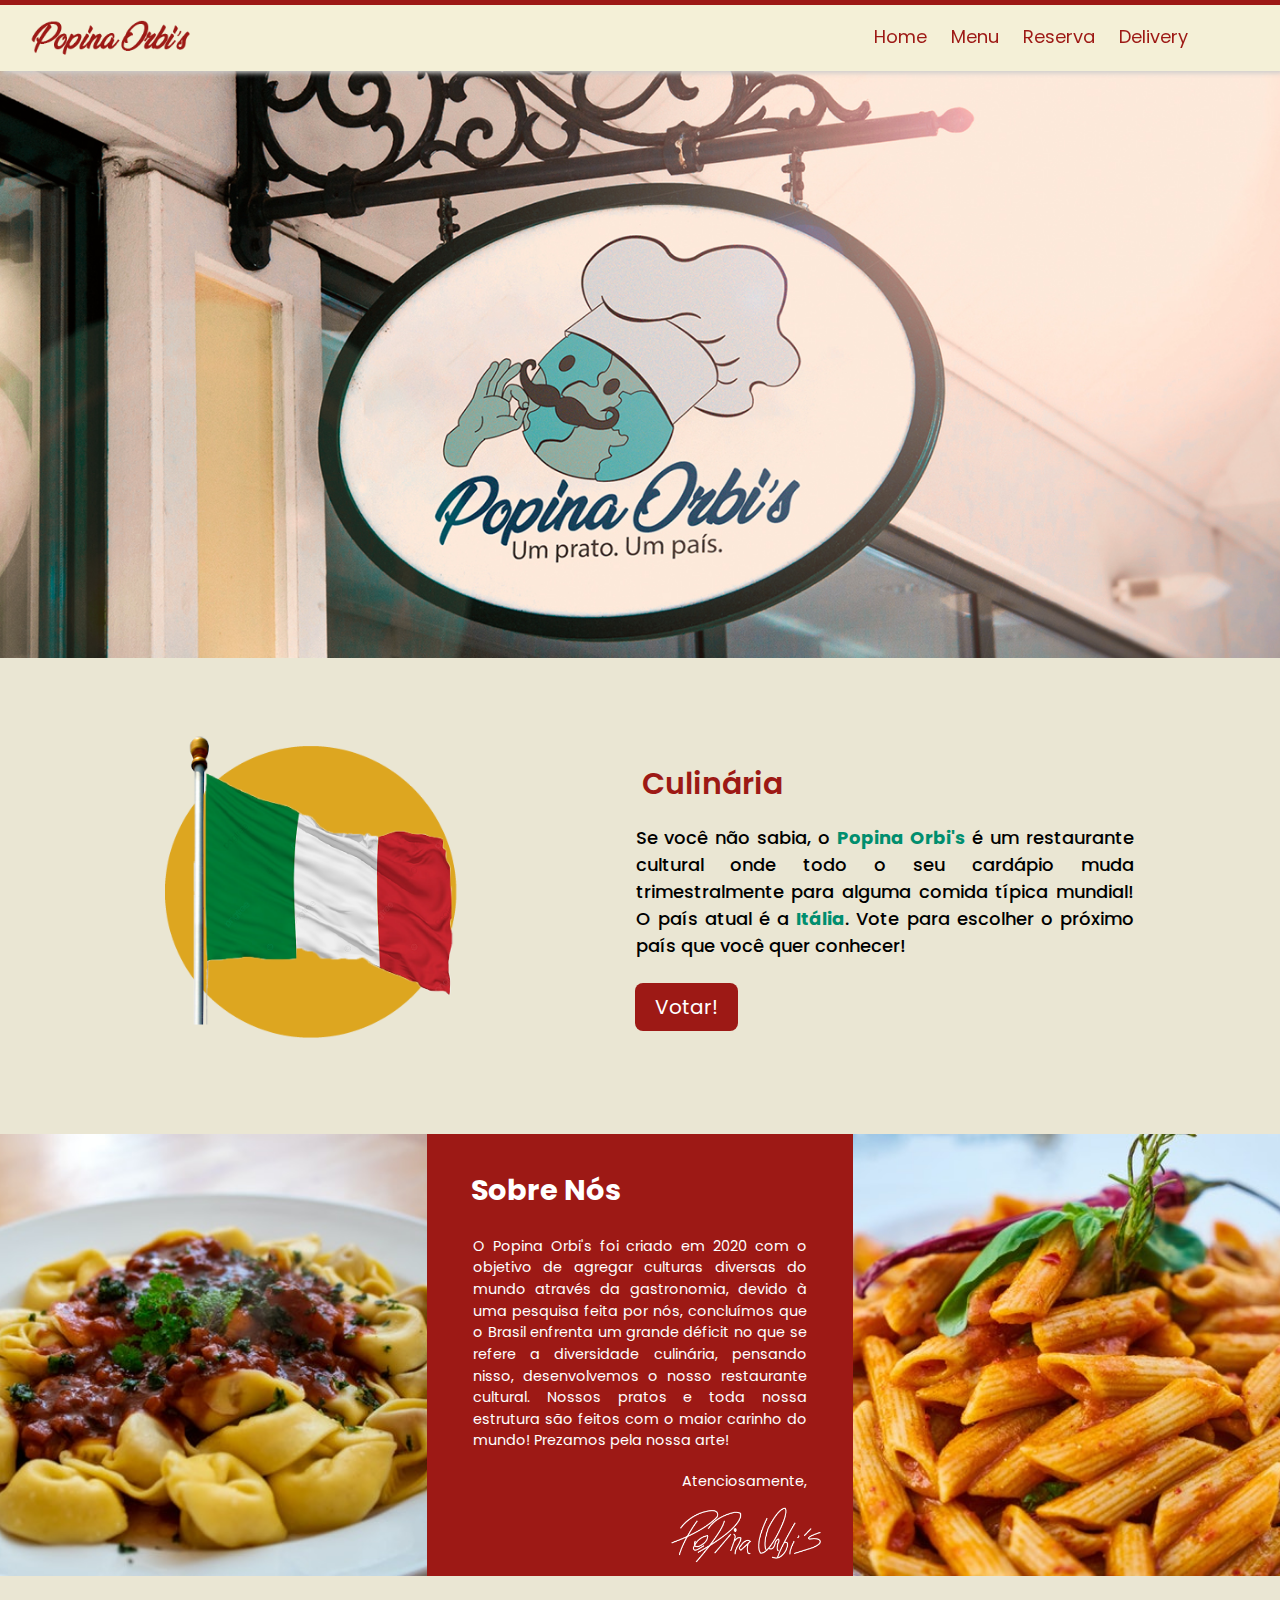
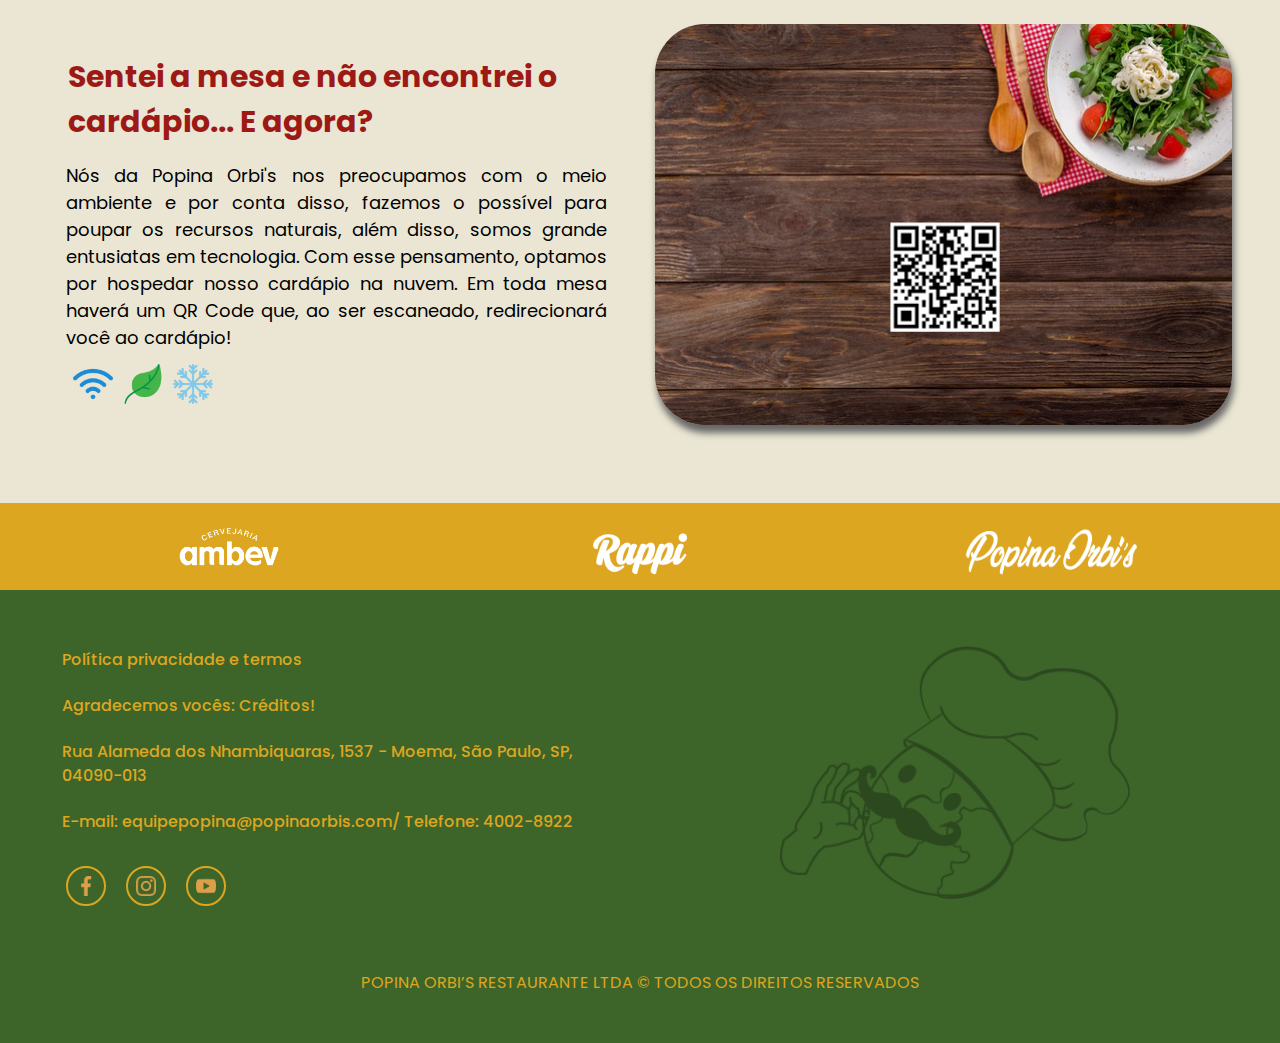
<file: index.html>
<!DOCTYPE html>

<html lang="pt-br">

<head>
    <meta charset="utf-8">
    <meta name="viewport" content="width=device-width, initial-scale=1.0">
    <title>Home - Popina Orbi's</title>
    <link rel="preconnect" href="https://fonts.gstatic.com">
    <link href="https://fonts.googleapis.com/css2?family=Poppins:wght@300&display=swap" rel="stylesheet">
    <link rel="shortcut icon" type="image/png" href="img/favicon.png">
    <link rel="stylesheet" href="css/Estilo.css">
    <link rel="stylesheet" href="css/responsivo.css">
    <script src="js/js.js"></script>
</head>


<body>
<div class="site">
   <input type="checkbox" id="botaoMenu">
   <label for="botaoMenu">&#9776;</label>
   
    <nav class="menu">
        <div class="logo">
          <a href="index.html"><img src="img/LogoTexto.png" alt=""></a>
        </div>
        
        <ul class="itens_menu">
            <li><a href="index.html">Home</a></li>
            <li><a href="Cardapio.html">Menu</a></li>
            <li><a href="Reserva.html">Reserva</a></li>
            <li><a href="Delivery.html">Delivery</a></li>
        </ul>
    </nav>

    <header id=slider class="grid">
        <div id="slider-imagem"></div>
       <!--  <div class="anterior" onclick="anterior()"><</div>
                <div class="proximo" onclick="proximo()">></div> -->
    </header>
    <!-- <ul id="botoes">
        <li></li>
        <li></li>
        <li></li>
    </ul> -->
    <section class="culinaria">
        <img src="img/culinaria.png" alt="">
        <div class="caixa-a">
            <h1 class="titulo">Culinária</h1>
            <p> Se você não sabia, o <span>Popina Orbi's</span> é um restaurante cultural onde todo o seu cardápio muda trimestralmente para alguma comida típica mundial! O país atual é a <span>Itália</span>. Vote para escolher o próximo país que você quer conhecer!</p>

            <a href="https://www.youtube.com/watch?v=dQw4w9WgXcQ" target="_blank">Votar!</a>
        </div>
    </section>

    <section class="about" id="sobrenos">
        <div class="prato-esquerdo"></div>

        <div class="info-about">
            <h1 class="titulo">Sobre Nós</h1>
            <p>O Popina Orbi's foi criado em 2020 com o objetivo de agregar culturas diversas do mundo através da gastronomia, devido à uma pesquisa feita por nós, concluímos que o Brasil enfrenta um grande déficit no que se refere a diversidade culinária, pensando nisso, desenvolvemos o nosso restaurante cultural. Nossos pratos e toda nossa estrutura são feitos com o maior carinho do mundo! Prezamos pela nossa arte! </p>

            <div class="assinatura">
                <p>Atenciosamente,</p>
                <img src="img/Assinatura.png" alt="">
            </div>

        </div>

        <div class="prato-direito"></div>
    </section>

    <section class="qrcode">
        <div class="info-qrcode">
            <h1 class="titulo">Sentei a mesa e não encontrei o cardápio... E agora?</h1>
            <p>Nós da Popina Orbi's nos preocupamos com o meio ambiente e por conta disso, fazemos o possível para poupar os recursos naturais, além disso, somos grande entusiatas em tecnologia. Com esse pensamento, optamos por hospedar nosso cardápio na nuvem. Em toda mesa haverá um QR Code que, ao ser escaneado, redirecionará você ao cardápio!</p>
            <div class="icones-qrcode">
                <ul>
                    <li><img src="img/wifi.png" alt=""></li>
                    <li><img src="img/folha.png" alt=""></li>
                    <li><img src="img/neve.png" alt=""></li>
                </ul>
            </div>
        </div>
        <div class="qrcode-imagem"></div>
    </section>

    <section class="parceiros">
        <img src="img/ambev.png" alt="">
        <img src="img/rappi.png" alt="">
        <img class="logo-parceiros" src="img/Logo-Nome.png" alt="">

    </section>


    <section class="rodape">
        <div class="rodape-a">
            <div class="links">
                <ul>
                    <li>
                        <p><a href="">Política privacidade e termos</a></p>
                    </li>
                    <li>
                        <p>Agradecemos vocês:<a href="Creditos.html"> Créditos!</a></p>
                    </li>
                    <li>
                        <p>Rua Alameda dos Nhambiquaras, 1537 - Moema, São Paulo, SP, 04090-013</p>
                    </li>

                    <li><p>E-mail: equipepopina@popinaorbis.com/ Telefone: 4002-8922</p></li>
                </ul>
                <ul class="redes-sociais">
                    <a href="https://web.facebook.com" target="_blank"><li><img src="img/facebook.png" alt=""></li></a>
                    <a href="https://www.instagram.com" target="_blank"> <li><img src="img/instagram.png" alt=""></li></a>
                    <a href="https://www.youtube.com/user/luccasneto" target="_blank"><li><img src="img/youtube.png" alt=""></li></a>
                </ul>

            </div>

           <div class="rodape-logo">
               <img src="img/Logi-rodape.png" alt="">
           </div>

        </div>

        <div class="marca">
            <p>POPINA ORBI’S RESTAURANTE LTDA &copy; TODOS OS DIREITOS RESERVADOS</p>
        </div>

    </section>

</div>

    <script src="js/js.js"></script>
</body>

</html>
</file>
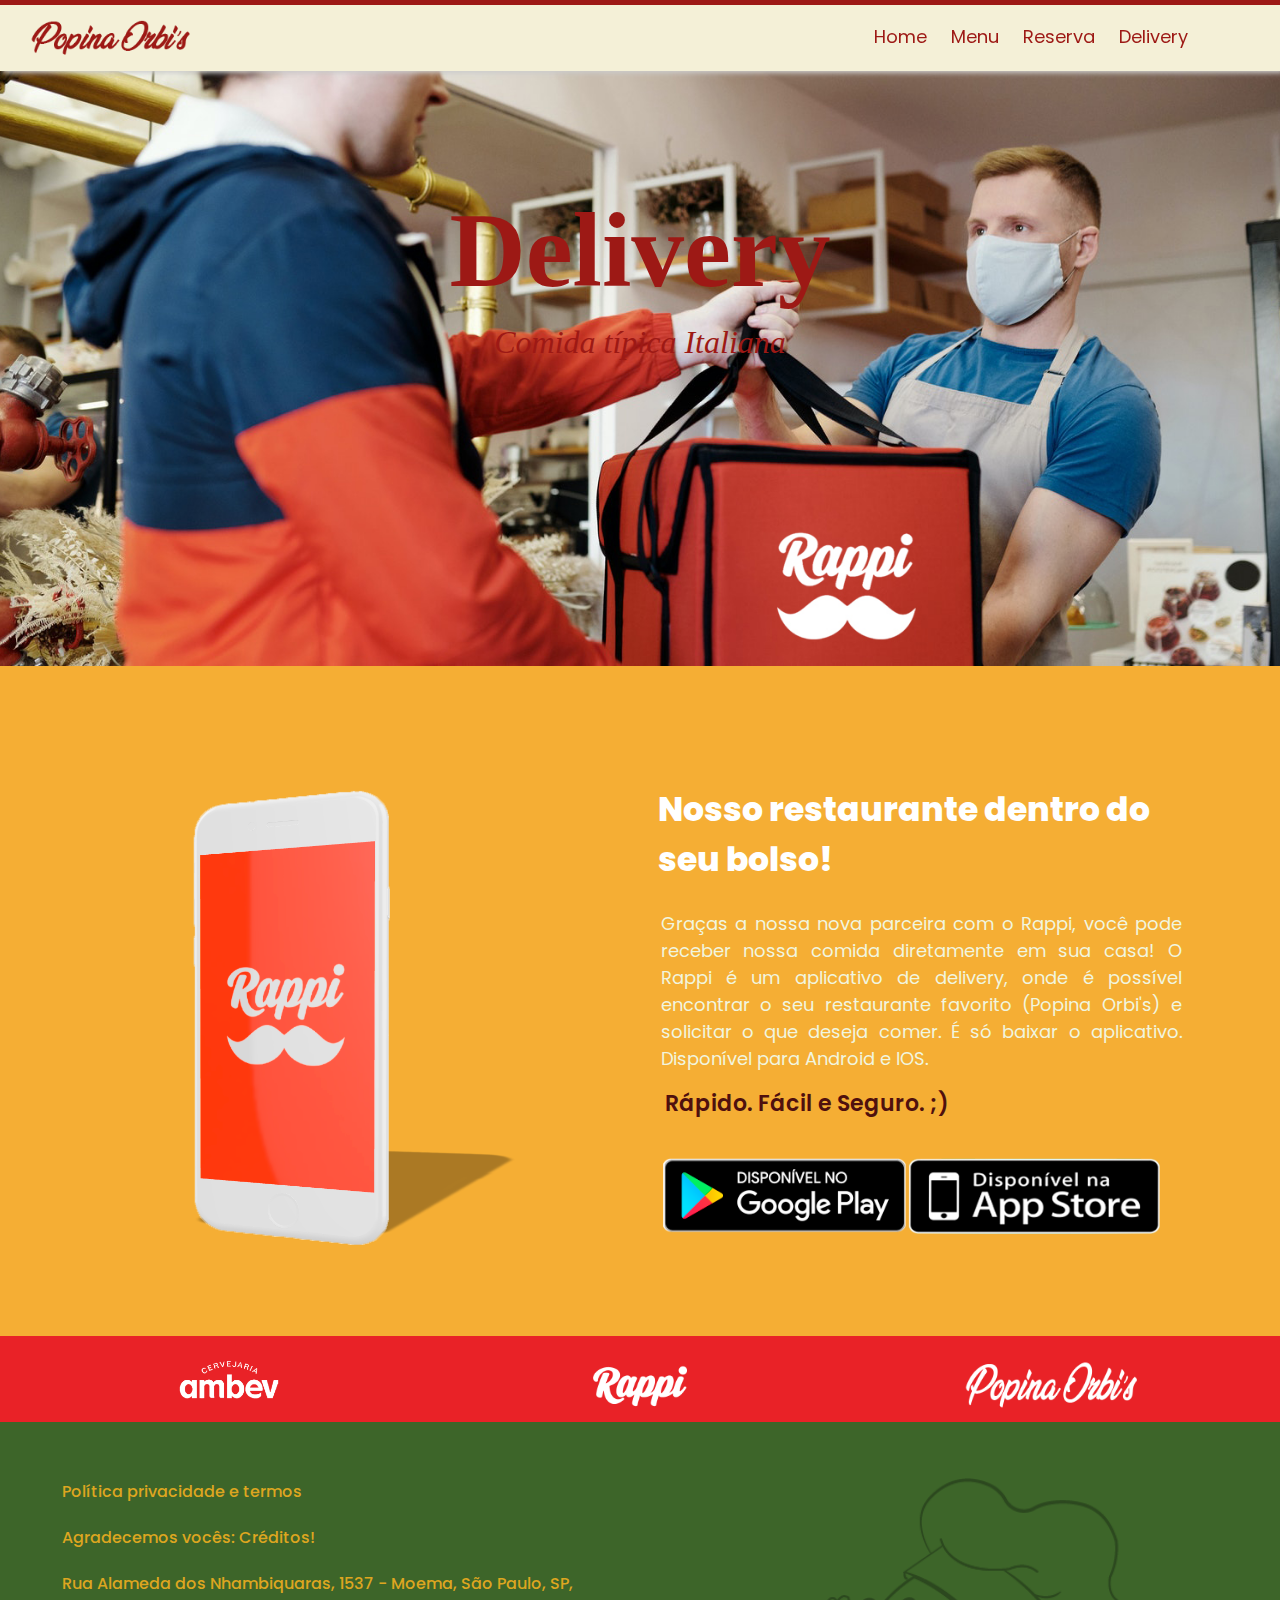
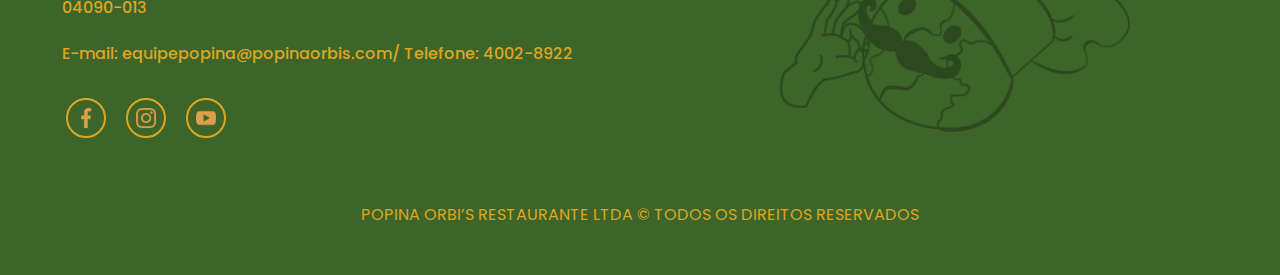
<file: Delivery.html>
<!DOCTYPE html>
<html lang="pt-br">

<head>
    <meta charset="utf-8">
    <meta name="viewport" content="width=device-width, initial-scale=1.0">
    <title>Delivery</title>
    <link rel="preconnect" href="https://fonts.gstatic.com">
    <link href="https://fonts.googleapis.com/css2?family=Poppins:wght@300&display=swap" rel="stylesheet">
    <link rel="shortcut icon" type="image/png" href="img/favicon.png">
    <link rel="stylesheet" href="css/Estilo.css">
    <link rel="stylesheet" href="css/Estilo-Delivery.css">
    <link rel="stylesheet" href="css/responsivo.css">
    <script src="js/js.js"></script>
</head>

<body>
<div class="site">
    <input type="checkbox" id="botaoMenu">
    <label for="botaoMenu">&#9776;</label>

    <nav class="menu">
        <div class="logo">
            <a href="index.html"><img src="img/LogoTexto.png" alt=""></a>
        </div>
        <ul class="itens_menu">
            <li><a href="index.html">Home</a></li>
            <li><a href="Cardapio.html">Menu</a></li>
            <li><a href="Reserva.html">Reserva</a></li>
            <li><a href="Delivery.html">Delivery</a></li>
        </ul>
    </nav>

    <header class="view">
        <div class="view-imagem">
            <div class="texto-view">
                <h1 class="garrafais">Delivery</h1>
                <h2 class="garrafais-2">Comida típica Italiana</h2>
            </div>

        </div>
    </header>

    <section class="delivery">


        <div class="imagem">
            <img src="img/rappi_phone.png" alt="">
        </div>

        <div class="descricao">
            <h1>Nosso restaurante dentro do seu bolso!</h1>
            <p>Graças a nossa nova parceira com o Rappi, você pode receber nossa comida diretamente em sua casa! O Rappi é um aplicativo de delivery, onde é possível encontrar o seu restaurante favorito (Popina Orbi's) e solicitar o que deseja comer. É só baixar o aplicativo. Disponível para Android e IOS.</p>
            <span>
                <p>Rápido. Fácil e Seguro. ;)</p>
            </span>

            <ul>
                <a href="https://play.google.com/store/apps/details?id=com.grability.rappi" alt="">
                    <li><img src="img/selo_googleplay.png" alt=""></li>
                </a>
                <a href="https://apps.apple.com/co/app/rappi/id984044296">
                    <li><img src="img/selos_apple.png" alt=""></li>
                </a>


            </ul>

        </div>
    </section>

    <section class="parceiros">
        <img src="img/ambev.png" alt="">
        <img src="img/rappi.png" alt="">
        <img class="logo-parceiros" src="img/Logo-Nome.png" alt="">

    </section>

    <section class="rodape">
        <div class="rodape-a">
            <div class="links">
                <ul>
                    <li>
                        <p><a href="">Política privacidade e termos</a></p>
                    </li>
                    <li>
                        <p>Agradecemos vocês:<a href="Creditos.html"> Créditos!</a></p>
                    </li>
                    <li>
                        <p>Rua Alameda dos Nhambiquaras, 1537 - Moema, São Paulo, SP, 04090-013</p>
                    </li>

                    <li>
                        <p>E-mail: equipepopina@popinaorbis.com/ Telefone: 4002-8922</p>
                    </li>
                </ul>
                <ul class="redes-sociais">
                    <a href="https://web.facebook.com" target="_blank">
                        <li><img src="img/facebook.png" alt=""></li>
                    </a>
                    <a href="https://www.instagram.com" target="_blank">
                        <li><img src="img/instagram.png" alt=""></li>
                    </a>
                    <a href="https://www.youtube.com/user/luccasneto" target="_blank">
                        <li><img src="img/youtube.png" alt=""></li>
                    </a>
                </ul>

            </div>

            <div class="rodape-logo">
                <img src="img/Logi-rodape.png" alt="">
            </div>

        </div>

        <div class="marca">
            <p>POPINA ORBI’S RESTAURANTE LTDA &copy; TODOS OS DIREITOS RESERVADOS</p>
        </div>

    </section>

</div>
    <script src=""></script>
</body>

</html>
</file>
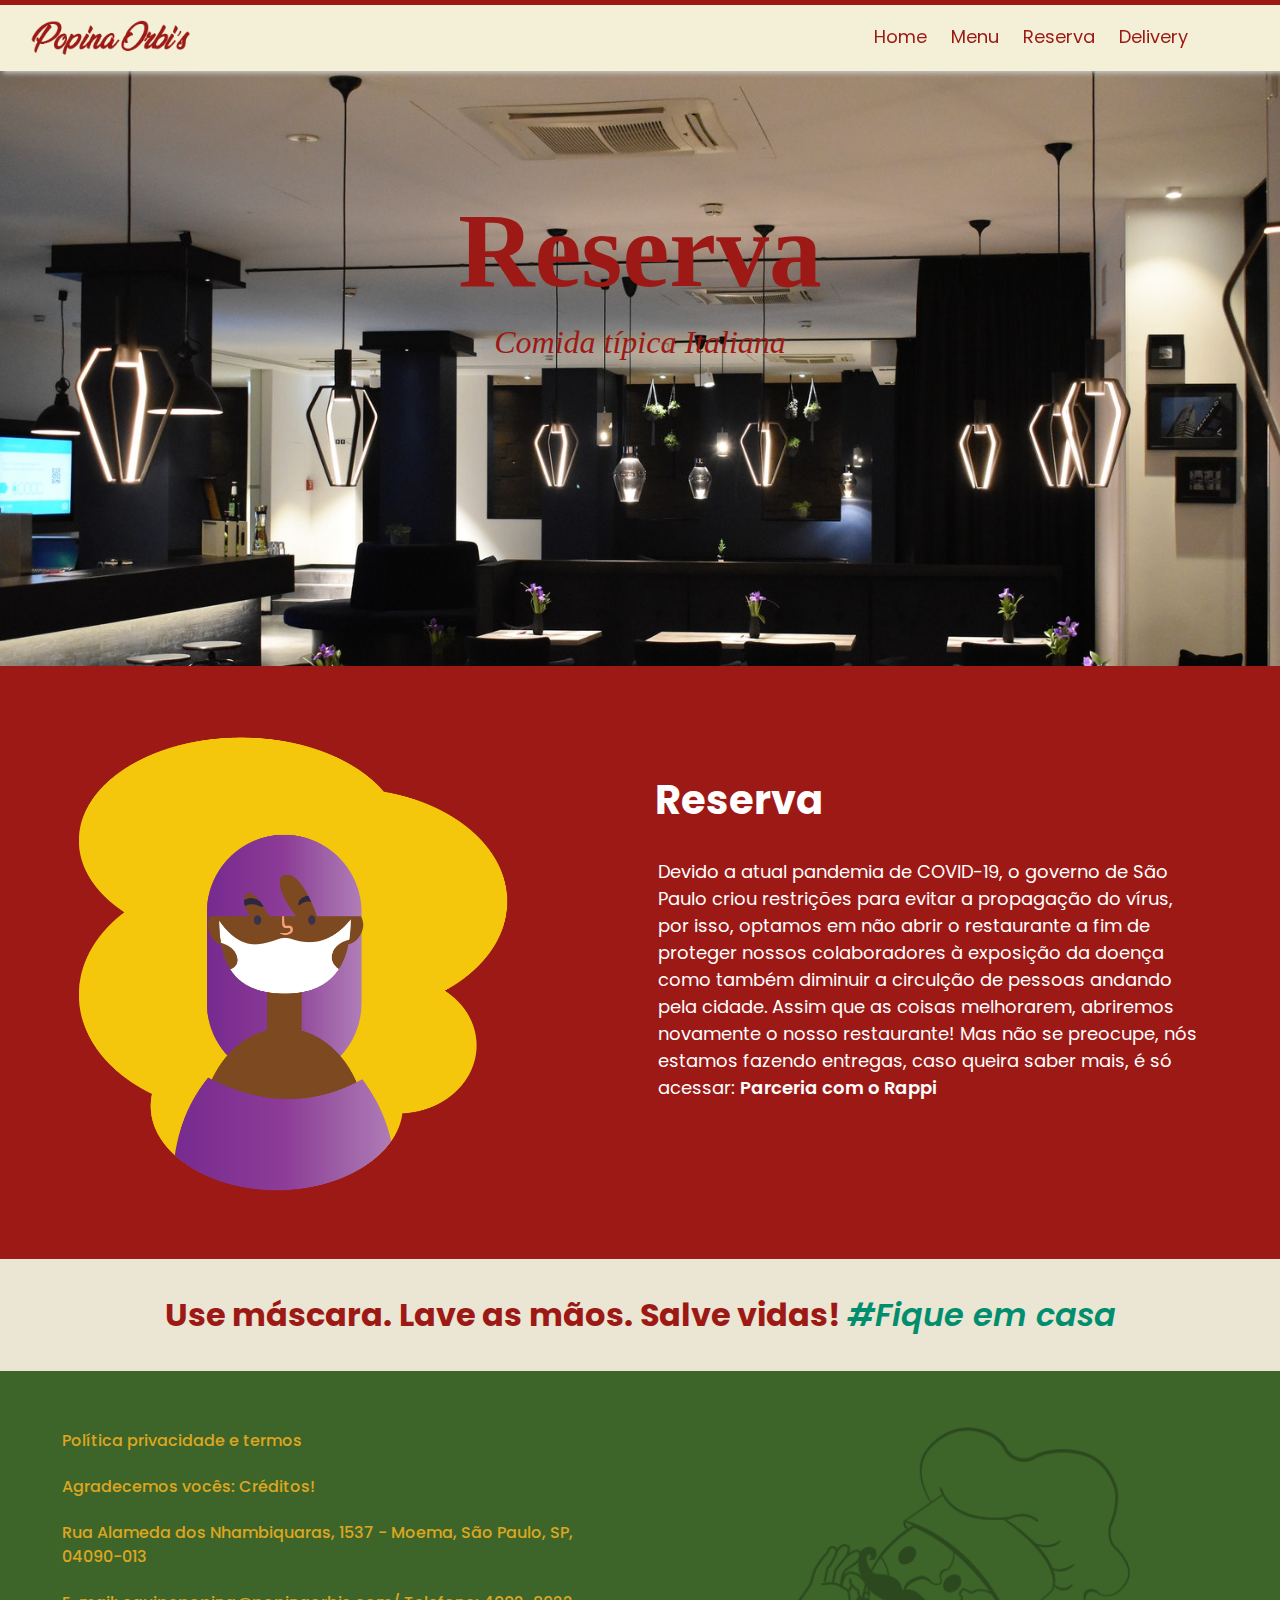
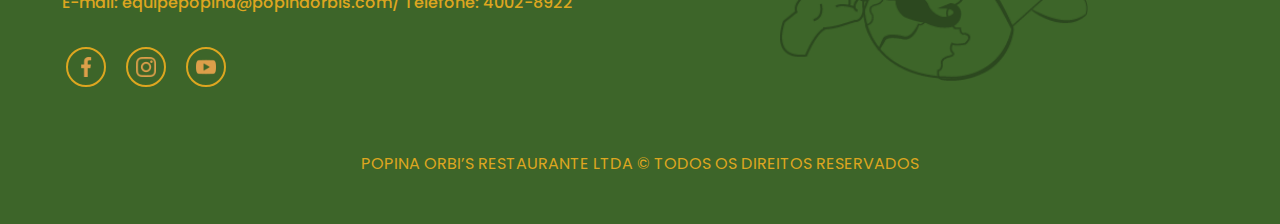
<file: Reserva.html>
<!DOCTYPE html>
<html lang="pt-br">

<head>
    <meta charset="utf-8">
    <meta name="viewport" content="width=device-width, initial-scale=1.0">
    <title>Reserva</title>
    <link rel="preconnect" href="https://fonts.gstatic.com">
    <link href="https://fonts.googleapis.com/css2?family=Poppins:wght@300&display=swap" rel="stylesheet">
    <link rel="shortcut icon" type="image/png" href="img/favicon.png">
    <link rel="stylesheet" href="css/Estilo.css">
    <link rel="stylesheet" href="css/Estilos-Reserva.css">
    <link rel="stylesheet" href="css/responsivo.css">
    <script src="js/js.js"></script>
</head>

<body>
<div class="site">
    <input type="checkbox" id="botaoMenu">
    <label for="botaoMenu">&#9776;</label>

    <nav class="menu">
        <div class="logo">
            <a href="index.html"><img src="img/LogoTexto.png" alt=""></a>
        </div>
        <ul class="itens_menu">
            <li><a href="index.html">Home</a></li>
            <li><a href="Cardapio.html">Menu</a></li>
            <li><a href="Reserva.html">Reserva</a></li>
            <li><a href="Delivery.html">Delivery</a></li>
        </ul>
    </nav>


    <header class="view">
        <div class="view-imagem">
            <div class="texto-view">
                <h1 class="garrafais">Reserva</h1>
                <h2 class="garrafais-2">Comida típica Italiana</h2>
            </div>
        </div>
    </header>

    <section class="reserva">
        <div class="imagem">
            <img src="img/corona.png" alt="">
        </div>
        <div class="info-reserva">
            <h1>Reserva</h1>
            <p>Devido a atual pandemia de COVID-19, o governo de São Paulo criou restrições para evitar a propagação do vírus, por isso, optamos em não abrir o restaurante a fim de proteger nossos colaboradores à exposição da doença como também diminuir a circulção de pessoas andando pela cidade. Assim que as coisas melhorarem, abriremos novamente o nosso restaurante! Mas não se preocupe, nós estamos fazendo entregas, caso queira saber mais, é só acessar: <a href="Delivery.html">Parceria com o Rappi</a></p>
        </div>
    </section>


    <section class="corona_div">
        <h1>Use máscara. Lave as mãos. Salve vidas! <span>
                #Fique em casa</span></h1>
    </section>

    <section class="rodape">
        <div class="rodape-a">
            <div class="links">
                <ul>
                    <li>
                        <p><a href="">Política privacidade e termos</a></p>
                    </li>
                    <li>
                        <p>Agradecemos vocês:<a href="Creditos.html"> Créditos!</a></p>
                    </li>
                    <li>
                        <p>Rua Alameda dos Nhambiquaras, 1537 - Moema, São Paulo, SP, 04090-013</p>
                    </li>

                    <li>
                        <p>E-mail: equipepopina@popinaorbis.com/ Telefone: 4002-8922</p>
                    </li>
                </ul>
                <ul class="redes-sociais">
                    <a href="https://web.facebook.com" target="_blank">
                        <li><img src="img/facebook.png" alt=""></li>
                    </a>
                    <a href="https://www.instagram.com" target="_blank">
                        <li><img src="img/instagram.png" alt=""></li>
                    </a>
                    <a href="https://www.youtube.com/user/luccasneto" target="_blank">
                        <li><img src="img/youtube.png" alt=""></li>
                    </a>
                </ul>

            </div>

            <div class="rodape-logo">
                <img src="img/Logi-rodape.png" alt="">
            </div>

        </div>

        <div class="marca">
            <p>POPINA ORBI’S RESTAURANTE LTDA &copy; TODOS OS DIREITOS RESERVADOS</p>
        </div>

    </section>

</div>
    <script src=""></script>
</body>

</html>
</file>
<file: css/Estilo.css>
body {
    margin: 0px;
    padding: 0px;
    line-height: 1.5;
    text-align: center;
    font-family: 'Poppins', sans-serif;
    overflow-x: hidden;
    background-color: #eae6d3;
}

img {
    display: block;
    width: 100%;
    height: auto;
}

h1,
h2,
h3 {
    margin: 0;
    padding: 1em 0;
}

p {
    margin: 0;
    padding: 1em;
}

.site {
        overflow-x: hidden;
        /* Unnecessary IMHO, uncomment next line to force hidden behavior */
        /* overflow-x: hidden !important; */
        /* Additional tunning proposed by the community */
        position: relative;
        width: 100%;
}

label[for="botaoMenu"] {
    padding: 0px;
    color: #9d1915;
    font-size: 40px;
    cursor: pointer;
    position: fixed;
    right: 50px;
    top: 7px;
    display: none;
    z-index: 4;

}

#botaoMenu {
    display: none;
}

/*menu*/
.menu {
    background-color: #f4f0d7;
    width: 100%;
    top: 0px;
    position: ;
    border-top: 5px solid #9d1915;
    box-shadow: 3px 2px 5px #ccc;
    height: 66px;
    z-index: 2;
    position: fixed;
}

.menu ul {
    list-style: none;
    display: flex;
    float: right;
    margin-right: 80px;
    margin-top: 18px;
}

.menu ul li {
    padding: 0px 12px 0px 12px;
    font-size: 18px;
}

.menu ul li a {
    color: #9d1915;
    text-decoration: none;
}

.menu ul li:hover a {
    font-weight: 800;
}


.logo {
    position: absolute;
    margin-left: 30px;
    margin-top: 15px;
    width: 160px;
}


.logo svg {
    width: 130px;
}


/*View*/
.garrafais {
    color: #9d1915;
    font-size: 6.6rem;
    text-align: center;
    font-family: Times New Roman;
}

.garrafais-2 {
    color: #9d1915;
    font-size: 2rem;
    font-style: italic;
    font-weight: 400;
    margin-top: -150px;
    font-family: Times New Roman;
}



/*slider*/

#slider {
    min-height: 680px;
}


#slider-imagem {
    color: #fff;
    text-align: center;
    margin-top: 38px;
    transform: 2s;
    overflow: hidden;
    min-height: 620px;
    background-size: cover;
    background-position: center;
    background-repeat: no-repeat;
    transition: 2s;
}

#slider #slider-imagem h1 {
    color: #000;
    margin-top: -80px;
    z-index: 999;
    text-align: center;
}

.anterior,
.proximo {
    position: relative;
    margin-top: -340px;
    color: #000;
    font-size: 80px;
    cursor: pointer;
}

.anterior {
    float: left;
    margin-left: 10px;
}

.proximo {
    float: right;
    margin-right: 10px;
}

#botoes {
    list-style: none;
    width: 150px;
    display: flex;
}


#botoes li {
    background: #000;
    width: 20px;
    height: 20px;
    border-radius: 100%;
    cursor: pointer;
    margin: 10px;
}

.selected {
    background: #fff;
}


/*culinária*/

.culinaria {
    display: grid;
    grid-gap: 35px;
    grid-template-columns: repeat(2, 1fr);
    padding: 3rem 8rem 3rem 3rem;
    margin-bottom: 3rem;
    margin-top: -30px;
    background-color: transparent;
    justify-items: center;
}

.culinaria img {
    width: 300px;

}

.culinaria h1 {
    font-size: 30px;
    color: #9d1915;
    text-align: left;
    margin-left: 1.5rem;
    padding: 0px;
    font-weight: 600;
}

.caixa-a {
    margin-top: 25px;
    text-align: justify;
}

.caixa-a p {
    color: #000;
    font-size: 18px;
    font-weight: 500;
    margin-bottom: 15px;
}

.caixa-a p span {
    color: #008e6e;
    font-weight: 700;
}

.caixa-a a {
    background-color: #9d1915;
    font-size: 20px;
    color: #fff;
    padding: 10px 20px 10px 20px;
    text-decoration: none;
    border-radius: 8px;
    margin-left: 1.1rem;
}

.caixa-a a:hover {
    background-color: #913434;
    transition: 0.5s;
}



/*About*/
.about {
    display: grid;
    grid-gap: 0px;
    grid-template-columns: repeat(3, 1fr);
}

.about .titulo {
    margin: -25px 0 -20px 12px;
}

.about img {
    width: 100%;
}

.prato-direito,
.prato-esquerdo {
    background-position: center;
    background-size: cover;
    background-repeat: no-repeat;
}

.prato-direito {
    background-image: url(../img/prato-direito.jpg);
}

.prato-esquerdo {
    background-image: url(../img/prato-esquerdo.jpg);


}

.info-about {
    background: #9d1915;
    color: #fff;
    text-align: justify;
    padding: 2rem 2rem 0 2rem;
    font-size: 0.9rem;
}


.info-about .assinatura {
    text-align: right;
    margin-top: -10px;

}

.info-about .assinatura img {
    width: 150px;
    float: right;
}


/*qrcode*/

.qrcode {
    display: grid;
    grid-gap: 30px;
    grid-template-columns: repeat(2, 1fr);
    padding: 3rem;
}

.qrcode-imagem {
    background-image: url(../img/qrcode.jpg);
    background-position: center;
    background-size: cover;
    background-repeat: no-repeat;
    border-radius: 50px;
    box-shadow: 2px 8px 7px #666;
}

.qrcode h1 {
    text-align: left;
    font-size: 30px;
    margin-left: 20px;
    margin-bottom: -30px;
    color: #9d1915;
}

.qrcode p {
    text-align: justify;
    font-size: 18px;
    color: #000;
    
}

.icones-qrcode ul {
    display: flex;
    list-style: none;
    width: 150px;
    margin-top: -10px;
    margin-left: -20px;
}


.icones-qrcode ul li {
    margin: 5px;
}


/*Parceiros*/

.parceiros {
    background-color: #dda620;
    background-position: center;
    background-repeat: no-repeat;
    background-size: cover;
    display: grid;
    grid-template-columns: repeat(3, 1fr);
    padding: 1.5rem;
    justify-items: center;
    margin-bottom: -16px;
    margin-top: 30px;
}

.parceiros img {
    width: 100px;

}

.parceiros .logo-parceiros {
    width: 180px;
    height: 50px;
}

.parceiros h1 {
    color: #fff;

}

.rodape {
    background-color: #3d6529;
}

.rodape-a {
    display: grid;
    grid-gap: 10px;
    grid-template-columns: repeat(2, 1fr);
    padding: 1rem;
    margin-bottom: -25px;
}

.rodape-logo {
    margin: 0 auto;
}

.rodape-logo img {
    width: 350px;
    margin-top: 40px;
}

.rodape-a ul {
    list-style: none;
    color: #fff;
    text-align: left;
    font-weight: 500;
}

.rodape-a .links {
    margin-top: 20px;
}

.rodape p {
    font-size: 16px;
    color: #dda620;
}

.rodape-a ul li {
    margin: -10px;
}

.rodape-a ul li a {
    text-decoration: none;
    color: #dda620;
}

.rodape-a ul li a:hover {
    text-decoration: underline;
}


.rodape .redes-sociais {
    margin-left: 0px;
    list-style: none;
    display: flex;

}

.rodape .redes-sociais li {
    border: 2px solid #dda620;
    border-radius: 50%;
    padding: 8px;
    margin: 10px;
    width: 20px;
}

.rodape .redes-sociais li:hover {
    background-color: #2c481f;
}

.rodape .marca {
    padding: 2rem;
}


@media(max-width:800px) {

    label[for="botaoMenu"] {
        display: block;
    }

    #botaoMenu:checked ~ .menu ul {
        left: 0;
        margin-left: 0px;
        text-align: center;
        padding: 0px;
    }

    .menu ul {
        display: block;
        text-align: center;
        width: 100%;
        background-color: #f4f0d7;
        position: absolute;
        top: 40px;
        text-align: center;
        border-top: 1px solid #DC9E4B;
        transition: all .2s;
        left: -120%;
    }

    .menu {
        position: fixed;
    }

    .parceiros img {
        width: 80px;

    }

    .parceiros .logo-parceiros {
        width: 120px;
        height: 35px;
    }

}

@media(max-width:700px) {
    body {
        overflow-x: hidden;
    }



}
</file>
<file: css/responsivo.css>
@media(max-width:1200px) {

    /*Home*/

    .about {
        grid-template-columns: repeat(2, 1fr);
    }

    .prato-direito {
        display: none;
    }

    .culinaria {
        padding: 3rem;
    }

}


@media(max-width: 1000px) {

    /*Home*/

    .menu ul {
        margin-right: 20px;
    }

    .menu ul li {
        font-size: 22px;
    }

    .qrcode {
        display: block;
        padding: 4.5rem;
    }

    .qrcode-imagem {
        width: 90%;
        height: 450px;
        border-radius: 10px;
        margin: 0 auto;
    }

    .icones-qrcode {
        display: none;
    }

    .info-qrcode h1 {
        text-align: center;
        font-size: 25px;
    }

    .info-qrcode p {
        font-size: 18px;
        margin-left: 30px;
        margin-right: 30px;
        margin-bottom: 20px;
    }

    .rodape-logo img {
        width: 300px;
        margin-top: 40px;
    }

    /*Delivery*/


}


@media(max-width: 800px) {

    /*Home*/

    .culinaria {
        padding: 1rem;
    }

    .culinaria img {
        width: 300px;
        margin-top: 20px;
    }

    .caixa-a p {
        font-size: 18px;
    }

    .qrcode {
        padding: 2rem;
    }

    .rodape-a {
        padding: 0rem;
    }

    .rodape-logo img {
        width: 280px;
        margin-top: 60px;
    }

    .rodape .redes-sociais li {
        width: 35px;
    }



}

@media(max-width: 700px) {
    body {
        overflow-x: hidden;
    }

    /*Home*/

    .culinaria {
        display: block;
    }

    .culinaria img {
        margin: 0 auto;
        width: 260px;
    }

    .caixa-a {
        text-align: center;
    }

    .caixa-a a {
        padding: 10px 50px 10px 50px;
    }

    .caixa-a p {
        text-align: left;
        font-size: 14px;
    }

    .caixa-a a {
        font-size: ;
    }

    .about {
        display: block;
    }

    .prato-direito {
        display: block;
        width: 100%;
        height: 420px;
        margin: 0 auto;
    }

    .prato-esquerdo {
               display: block;
        width: 100%;
        height: 420px;
        margin: 0 auto;
    }

    .info-about {
        padding: 4rem 2rem 7rem 2rem;
        font-size: 14px;
    }

    .qrcode {
        padding: .8rem;
    }

    .qrcode-imagem {
        width: 100%;
        height: 350px;

    }

    .info-qrcode h1 {
        font-size: 19px;
        margin-bottom: 10px;
    }

    .info-qrcode p {
        font-size: 15px;
        padding: 0px;
    }

    .rodape {
        text-align: center;
    }

    .rodape-a {
        display: block;
        padding-top: 3rem;

    }

    .rodape-a ul {
        text-align: center;
        padding: 0px;
    }

    .rodape-a .redes-sociais {
        padding: 0px;
        margin: 0 auto;
        width: 200px;
    }

    .rodape-logo img {
        width: 280px;
        margin: 0 auto;
        margin-top: 15px;
    }

    .rodape-logo {
        width: 100%;
        margin: auto 0;
    }


    .texto-view {
        padding-top: 6rem;
    }

    .garrafais {
        font-size: 3rem;
        text-align: center;
        font-family: Times New Roman;
    }

    .garrafais-2 {
       
        font-size: 1.5rem;
        font-style: italic;
        font-weight: 400;
        margin-top: -90px;
        font-family: Times New Roman;
    }

}


}
</file>
<file: css/Estilo-Delivery.css>
body {
    overflow-x: hidden;
}

img {
    display: block;
    width: 100%;
    height: auto;
}


/*View*/

.view-imagem {
    background: url(../img/3.jpg);
    background-position: center;
    background-size: cover;
    background-repeat: no-repeat;
    margin-top: 66px;
    min-height: 600px;
}


/*Parceiro Delivery*/

.delivery {
    display: grid;
    grid-gap: 35px;
    grid-template-columns: repeat(2, 1fr);
    padding: 5rem;
    justify-items: center;
    background: rgb(245, 174, 52);
    margin-bottom: -30px;
}

.delivery {
    align-items: center;
}

.delivery .imagem img {
    width: 340px;
    margin-top: 40px;

}

.delivery h1 {
    color: rgb(255, 255, 255);
    font-size: 33px;
    text-align: left;
    font-weight: 800;
}

.delivery p {
    text-align: justify;
    color: rgb(241, 245, 223);
    margin-left: -15px;
    font-size: 18px;
    margin-top: -25px;
}

.delivery span p {
    color: #4f100e;
    font-weight: 600;
    font-size: 22px;
}


.delivery ul {
    list-style: none;
    display: flex;
}

.delivery ul li:hover {
    margin-top: -10px;
}

.delivery ul img {
    width: 100%;
    margin-left: -40px;
}

/*parceiros*/
.parceiros {
    background: rgb(233, 34, 39);
}

@media(max-width: 1000px) {

    .delivery {
        padding: 2rem;
    }
}

@media(max-width: 800px) {

    .delivery {
        padding: 4rem 2rem 4rem 3rem;
    }

    .delivery .imagem img {
        width: 280px;
        margin-top: 40px;
    }

    .delivery p {
        font-size: 16px;
    }

    .delivery h1 {
        font-size: 20px;
    }

    .delivery span p {
        color: #4f100e;
        font-weight: 600;
        font-size: 17px;
    }

}

@media(max-width: 700px) {
    body {
        overflow-x: hidden;
    }

    .delivery {
        display: block;
        padding: 1rem;
        padding-bottom: 50px;
    }

    .delivery .imagem img {
        width: 250px;
        margin: auto;
    }

    .delivery p {
        font-size: 16px;
    }

    .delivery h1 {
        font-size: 21px;
        text-align: center;
    }

    .delivery span p {
        text-align: center;
    }

    .delivery ul {
        width: 350px;
        margin: auto;
    }

    .delivery ul li {
        width: 200px;
    }

}

@media(max-width: 600px) {

    .delivery ul li {
        width: 100%;
    }

    .delivery ul img {
        width: 100%;
        margin-left: 0px;
    }


    .delivery a {
        text-align: center;
        padding: 0px;
        margin: 0px;
        width: 100%;
    }

    .delivery ul {
        width: 100%;
        margin: auto;
        padding: 0px;
    }
}
</file>
<file: css/Estilos-Reserva.css>
body {
    overflow-x: hidden;
}

/*view*/
.view-imagem {
    background: url(../img/4.jpg);
    background-position: center;
    background-size: cover;
    background-repeat: no-repeat;
    margin-top: 66px;
    min-height: 600px;
}

.reserva {
    display: grid;
    grid-gap: 30px;
    grid-template-columns: repeat(2, 1fr);
    padding: 4rem;
    background: #9d1915;
}

.reserva .imagem {
    margin: auto 0;
}

.reserva .imagem img {
    width: 450px;
    margin: auto 0;
}

.reserva h1 {
    color: #fff;
    font-size: 40px;
    text-align: left;
}

.reserva p {
    text-align: left;
    color: #fff;
    font-size: 18px;
    margin-left: -15px;
    margin-top: -30px;
}

.reserva a {
    font-weight: 600;
    text-decoration: none;
    color: #fff;
}

.reserva a:hover {
    text-decoration: underline;

}

.corona_div h1{
    margin-bottom: 0px;
    color: #9d1915;
}

.corona_div h1 span{
    font-style: italic;
    color: #008e6e;
    font-weight: 600;
}

@media(max-width: 1000px) {
    .reserva {
        padding: 4rem 2rem 4rem 1rem;
    }

    .reserva .imagem img {
        width: 350px;
        margin: auto;

    }

    .reserva p {
        font-size: 16px;

    }

    .reserva h1 {
        font-size: 30px;
    }


}

@media(max-width: 800px) {
    .reserva {
        padding: 4rem 1rem 4rem 1rem;
    }

    .reserva .imagem img {
        width: 300px;
        margin: auto;
    }

    .reserva p {
        font-size: 14px;
    }

    .reserva h1 {
        font-size: 25px;
    }

}

@media(max-width: 700px) {
    body {
        overflow-x: hidden;
    }

    .reserva {
        display: block;
        padding: 2rem;
    }

    .reserva .imagem img {
        width: 300px;
        margin: auto;
    }

    .reserva h1 {
        font-size: 25px;
    }

    .reserva p {
        font-size: 14px;
        text-align: justify;
    }

    .reserva a {
        position: relative;
        margin-top: 80px;
    }

}
</file>
